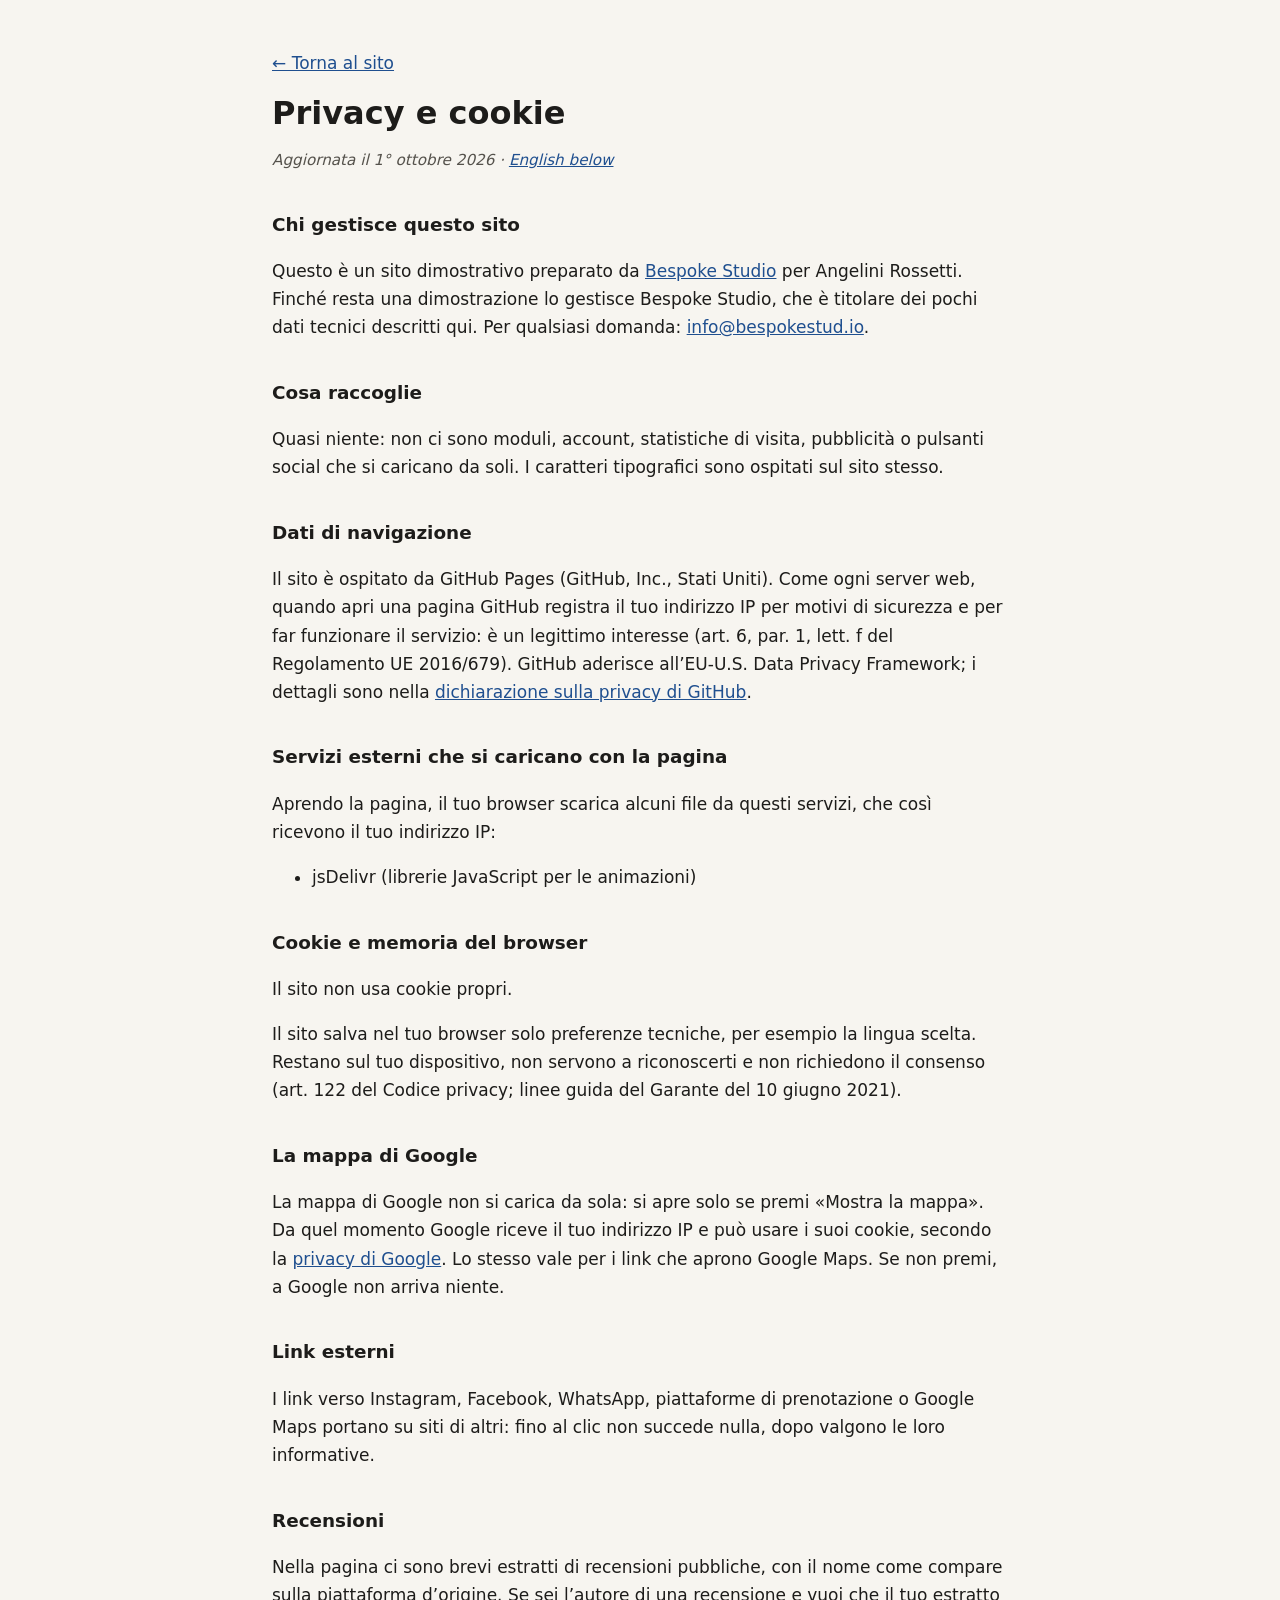
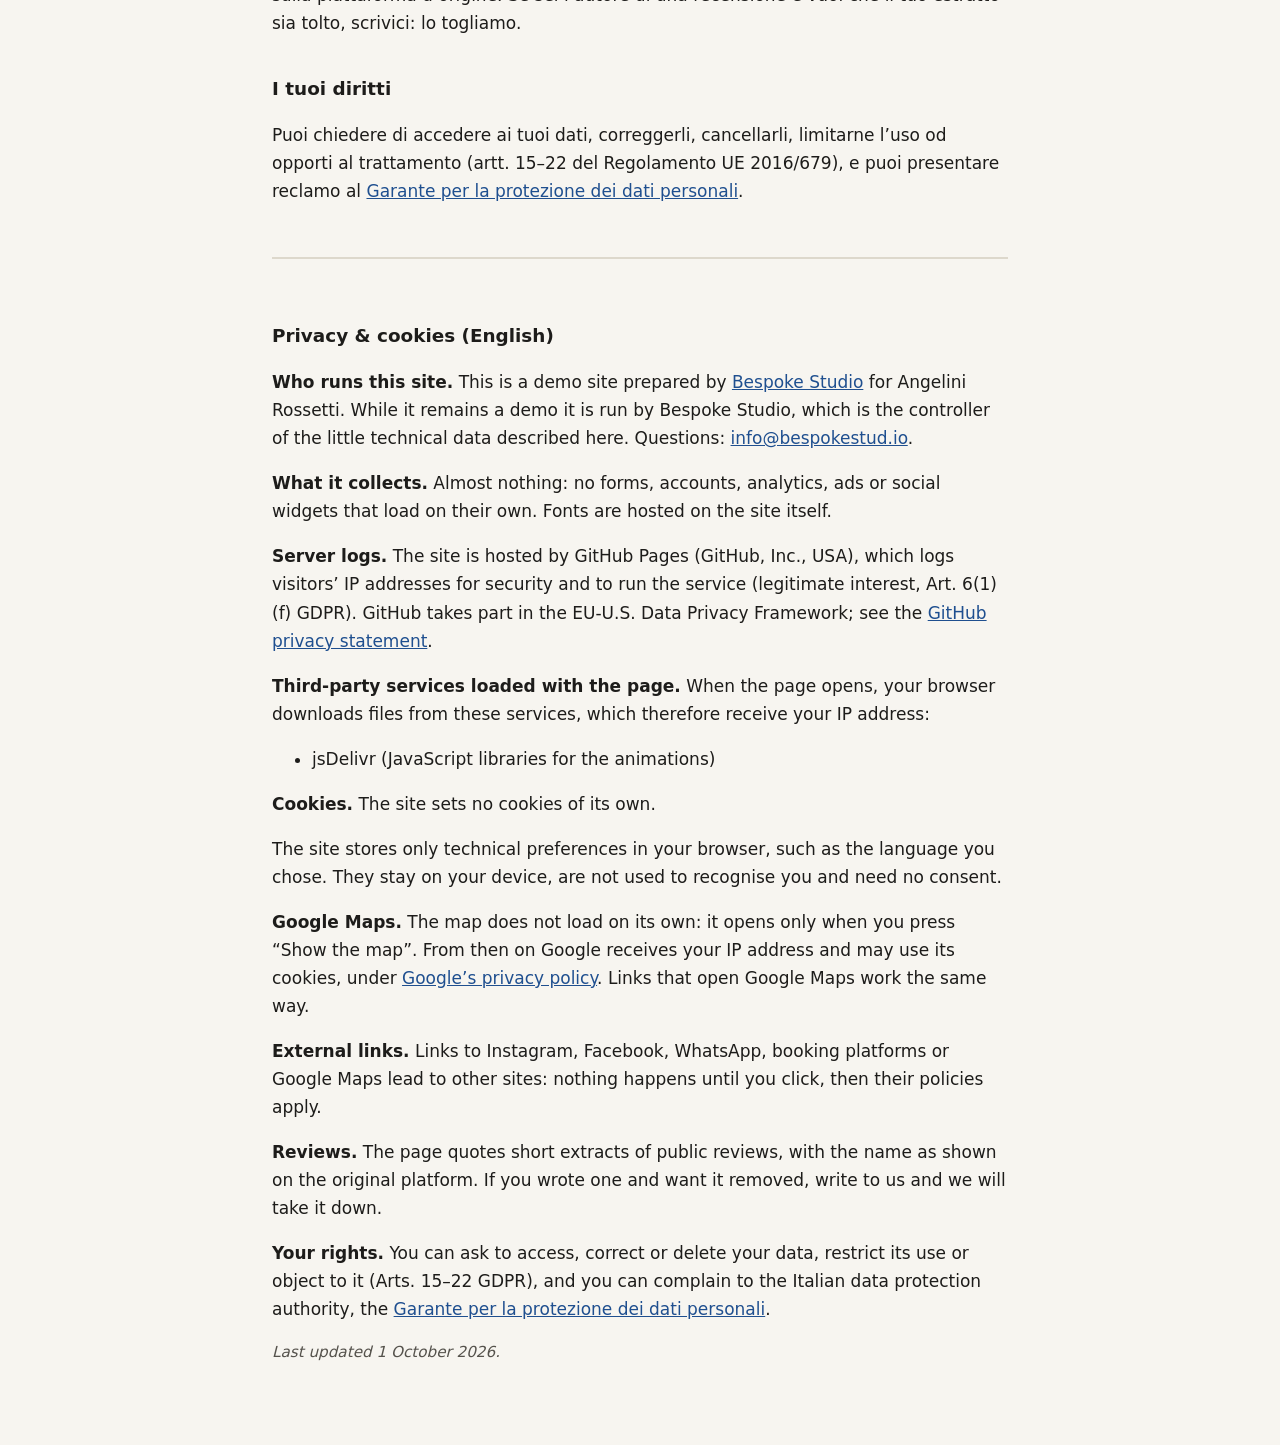
<file: privacy.html>
<!DOCTYPE html>
<html lang="it">
<head>
  <meta charset="UTF-8">
  <meta name="viewport" content="width=device-width, initial-scale=1.0">
  <meta name="robots" content="noindex">
  <title>Privacy e cookie · Angelini Rossetti</title>
  <meta name="description" content="Informativa privacy e cookie del sito Angelini Rossetti.">
  <style>
    body { margin: 0; background: #f7f5f0; color: #1d1c1a; font: 17px/1.65 system-ui, -apple-system, "Segoe UI", Roboto, sans-serif; }
    main { max-width: 46rem; margin: 0 auto; padding: 32px 20px 64px; }
    h1 { font-size: 2rem; line-height: 1.2; margin: 0.4em 0 0.2em; }
    h2 { font-size: 1.15rem; margin: 2em 0 0.4em; }
    a { color: #1f4f8f; }
    .data { color: #55524c; font-style: italic; font-size: 0.95rem; }
    .en { margin-top: 3em; padding-top: 1.5em; border-top: 2px solid #ddd8cc; }
    code { font-size: 0.9em; background: #ebe7dc; padding: 0 4px; border-radius: 3px; }
  </style>
</head>
<body>
<main>
  <p><a href="index.html">← Torna al sito</a></p>
  <h1>Privacy e cookie</h1>
  <p class="data">Aggiornata il 1° ottobre 2026 · <a href="#english" lang="en">English below</a></p>
  <h2>Chi gestisce questo sito</h2>
  <p>Questo è un sito dimostrativo preparato da <a href="https://bespokestud.io" rel="noopener">Bespoke Studio</a> per Angelini Rossetti. Finché resta una dimostrazione lo gestisce Bespoke Studio, che è titolare dei pochi dati tecnici descritti qui. Per qualsiasi domanda: <a href="mailto:info@bespokestud.io">info@bespokestud.io</a>.</p>
  <h2>Cosa raccoglie</h2>
  <p>Quasi niente: non ci sono moduli, account, statistiche di visita, pubblicità o pulsanti social che si caricano da soli. I caratteri tipografici sono ospitati sul sito stesso.</p>
  <h2>Dati di navigazione</h2>
  <p>Il sito è ospitato da GitHub Pages (GitHub, Inc., Stati Uniti). Come ogni server web, quando apri una pagina GitHub registra il tuo indirizzo IP per motivi di sicurezza e per far funzionare il servizio: è un legittimo interesse (art. 6, par. 1, lett. f del Regolamento UE 2016/679). GitHub aderisce all’EU-U.S. Data Privacy Framework; i dettagli sono nella <a href="https://docs.github.com/site-policy/privacy-policies/github-general-privacy-statement" rel="noopener">dichiarazione sulla privacy di GitHub</a>.</p>
  <h2>Servizi esterni che si caricano con la pagina</h2>
  <p>Aprendo la pagina, il tuo browser scarica alcuni file da questi servizi, che così ricevono il tuo indirizzo IP:</p>
  <ul><li>jsDelivr (librerie JavaScript per le animazioni)</li></ul>
  <h2>Cookie e memoria del browser</h2>
  <p>Il sito non usa cookie propri.</p>
  <p>Il sito salva nel tuo browser solo preferenze tecniche, per esempio la lingua scelta. Restano sul tuo dispositivo, non servono a riconoscerti e non richiedono il consenso (art. 122 del Codice privacy; linee guida del Garante del 10 giugno 2021).</p>
  <h2>La mappa di Google</h2>
  <p>La mappa di Google non si carica da sola: si apre solo se premi «Mostra la mappa». Da quel momento Google riceve il tuo indirizzo IP e può usare i suoi cookie, secondo la <a href="https://policies.google.com/privacy?hl=it" rel="noopener">privacy di Google</a>. Lo stesso vale per i link che aprono Google Maps. Se non premi, a Google non arriva niente.</p>
  <h2>Link esterni</h2>
  <p>I link verso Instagram, Facebook, WhatsApp, piattaforme di prenotazione o Google Maps portano su siti di altri: fino al clic non succede nulla, dopo valgono le loro informative.</p>
  <h2>Recensioni</h2>
  <p>Nella pagina ci sono brevi estratti di recensioni pubbliche, con il nome come compare sulla piattaforma d’origine. Se sei l’autore di una recensione e vuoi che il tuo estratto sia tolto, scrivici: lo togliamo.</p>
  <h2>I tuoi diritti</h2>
  <p>Puoi chiedere di accedere ai tuoi dati, correggerli, cancellarli, limitarne l’uso od opporti al trattamento (artt. 15–22 del Regolamento UE 2016/679), e puoi presentare reclamo al <a href="https://www.garanteprivacy.it" rel="noopener">Garante per la protezione dei dati personali</a>.</p>
  <div class="en" id="english" lang="en">
    <h2>Privacy &amp; cookies (English)</h2>
    <p><strong>Who runs this site.</strong> This is a demo site prepared by <a href="https://bespokestud.io" rel="noopener">Bespoke Studio</a> for Angelini Rossetti. While it remains a demo it is run by Bespoke Studio, which is the controller of the little technical data described here. Questions: <a href="mailto:info@bespokestud.io">info@bespokestud.io</a>.</p>
    <p><strong>What it collects.</strong> Almost nothing: no forms, accounts, analytics, ads or social widgets that load on their own. Fonts are hosted on the site itself.</p>
    <p><strong>Server logs.</strong> The site is hosted by GitHub Pages (GitHub, Inc., USA), which logs visitors’ IP addresses for security and to run the service (legitimate interest, Art. 6(1)(f) GDPR). GitHub takes part in the EU-U.S. Data Privacy Framework; see the <a href="https://docs.github.com/site-policy/privacy-policies/github-general-privacy-statement" rel="noopener">GitHub privacy statement</a>.</p>
    <p><strong>Third-party services loaded with the page.</strong> When the page opens, your browser downloads files from these services, which therefore receive your IP address:</p><ul><li>jsDelivr (JavaScript libraries for the animations)</li></ul>
    <p><strong>Cookies.</strong> The site sets no cookies of its own.</p>
    <p>The site stores only technical preferences in your browser, such as the language you chose. They stay on your device, are not used to recognise you and need no consent.</p>
    <p><strong>Google Maps.</strong> The map does not load on its own: it opens only when you press “Show the map”. From then on Google receives your IP address and may use its cookies, under <a href="https://policies.google.com/privacy?hl=en" rel="noopener">Google’s privacy policy</a>. Links that open Google Maps work the same way.</p>
    <p><strong>External links.</strong> Links to Instagram, Facebook, WhatsApp, booking platforms or Google Maps lead to other sites: nothing happens until you click, then their policies apply.</p>
    <p><strong>Reviews.</strong> The page quotes short extracts of public reviews, with the name as shown on the original platform. If you wrote one and want it removed, write to us and we will take it down.</p>
    <p><strong>Your rights.</strong> You can ask to access, correct or delete your data, restrict its use or object to it (Arts. 15–22 GDPR), and you can complain to the Italian data protection authority, the <a href="https://www.garanteprivacy.it" rel="noopener">Garante per la protezione dei dati personali</a>.</p>
    <p class="data">Last updated 1 October 2026.</p>
  </div>
</main>
</body>
</html>
</file>
